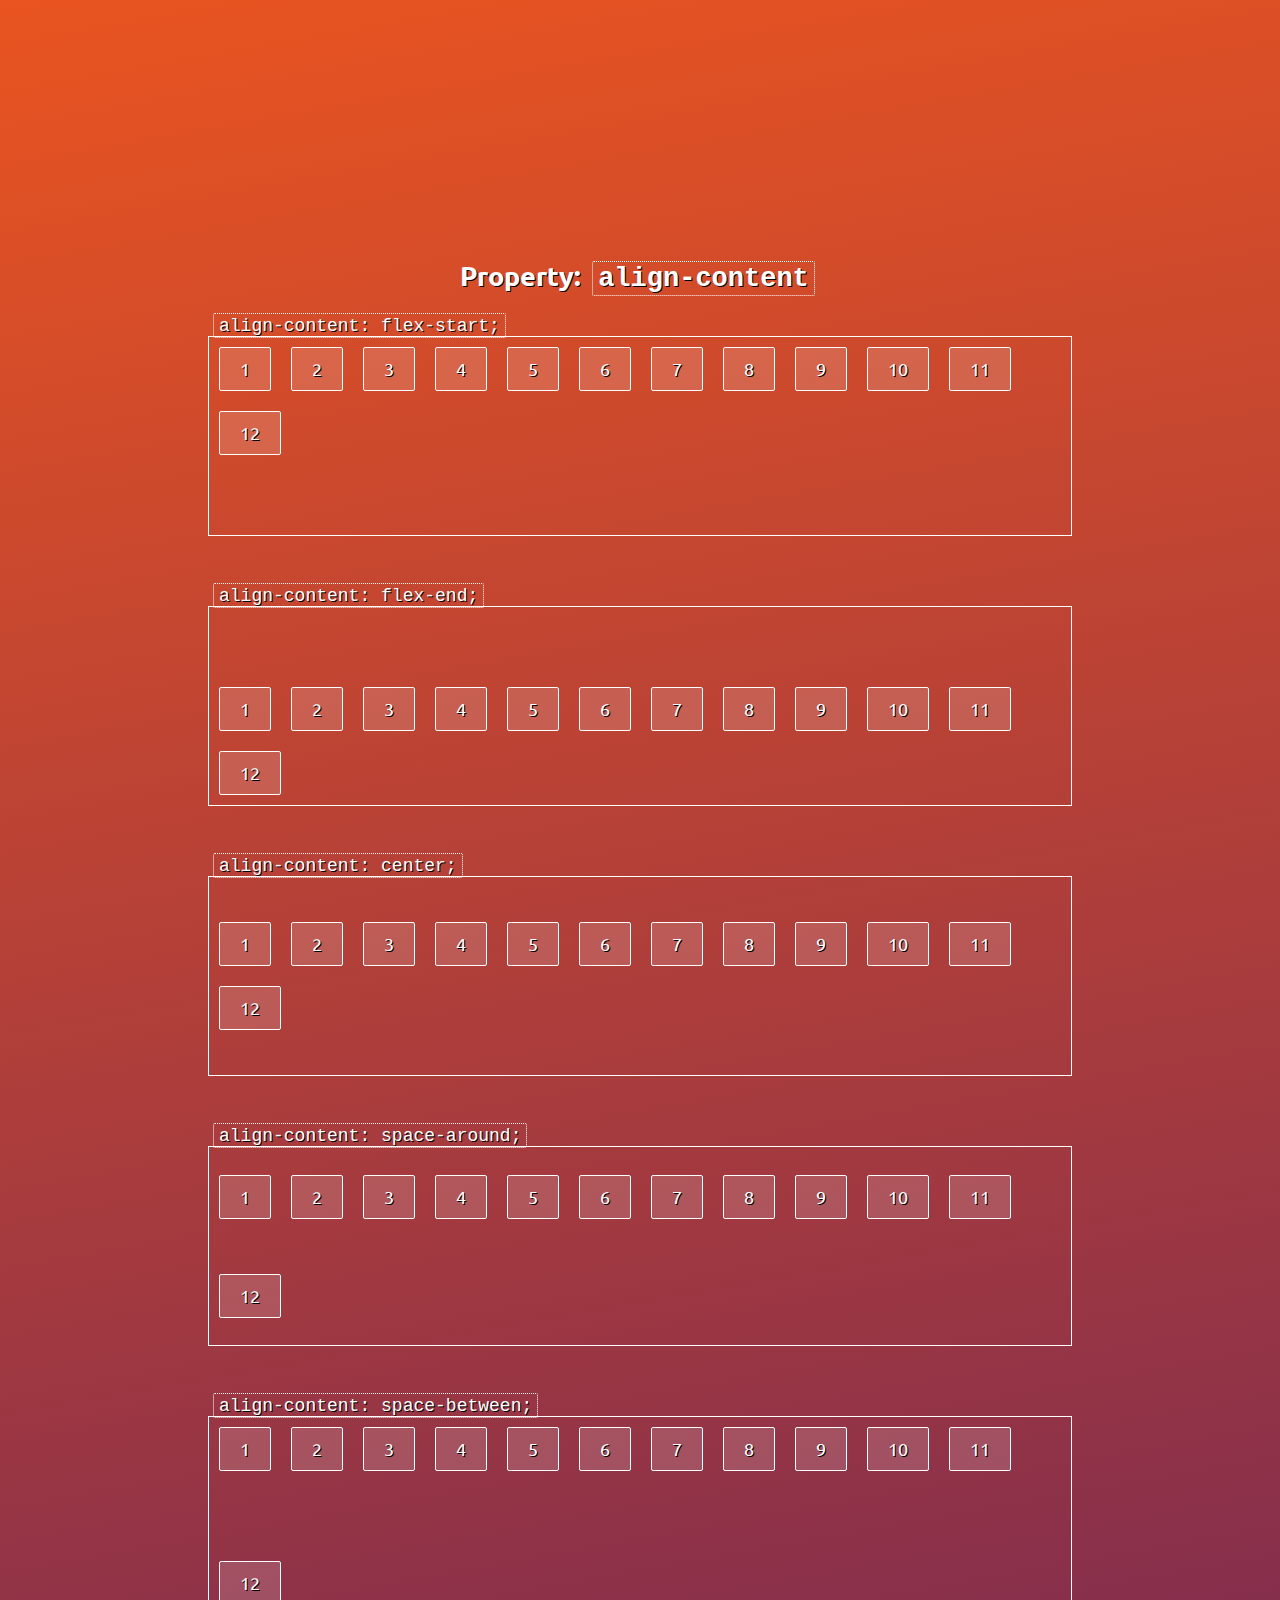
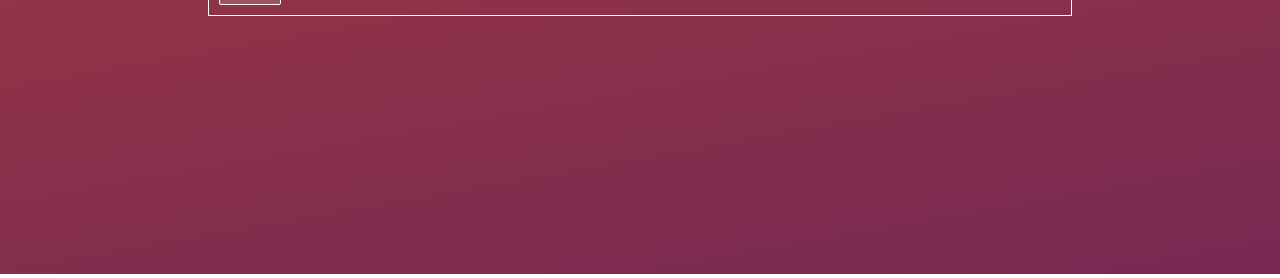
<file: aligncontent.html>
<html>
  <head>
      <title>Flexbox Grids</title>
      <link rel="stylesheet" href="css/showcase.css">
      <link rel="stylesheet" href="css/aligncontent.css">
      <link href="https://fonts.googleapis.com/css?family=Ubuntu:300" rel="stylesheet">
  </head>
  <body>

    <h2>Property: <code>align-content</code></h2>

    <code>align-content: flex-start;</code>
    <div class="align-start container outlined">
      <div>1</div> <div>2</div> <div>3</div> <div>4</div>
      <div>5</div> <div>6</div> <div>7</div> <div>8</div>
      <div>9</div> <div>10</div> <div>11</div> <div>12</div>
    </div>

    <code>align-content: flex-end;</code>
    <div class="align-end container outlined">
      <div>1</div> <div>2</div> <div>3</div> <div>4</div>
      <div>5</div> <div>6</div> <div>7</div> <div>8</div>
      <div>9</div> <div>10</div> <div>11</div> <div>12</div>
    </div>

    <code>align-content: center;</code>
    <div class="align-center container outlined">
      <div>1</div> <div>2</div> <div>3</div> <div>4</div>
      <div>5</div> <div>6</div> <div>7</div> <div>8</div>
      <div>9</div> <div>10</div> <div>11</div> <div>12</div>
    </div>

    <code>align-content: space-around;</code>
    <div class="align-around container outlined">
      <div>1</div> <div>2</div> <div>3</div> <div>4</div>
      <div>5</div> <div>6</div> <div>7</div> <div>8</div>
      <div>9</div> <div>10</div> <div>11</div> <div>12</div>
    </div>

    <code>align-content: space-between;</code>
    <div class="align-between container outlined">
      <div>1</div> <div>2</div> <div>3</div> <div>4</div>
      <div>5</div> <div>6</div> <div>7</div> <div>8</div>
      <div>9</div> <div>10</div> <div>11</div> <div>12</div>
    </div>
  </body>
</html>
</file>
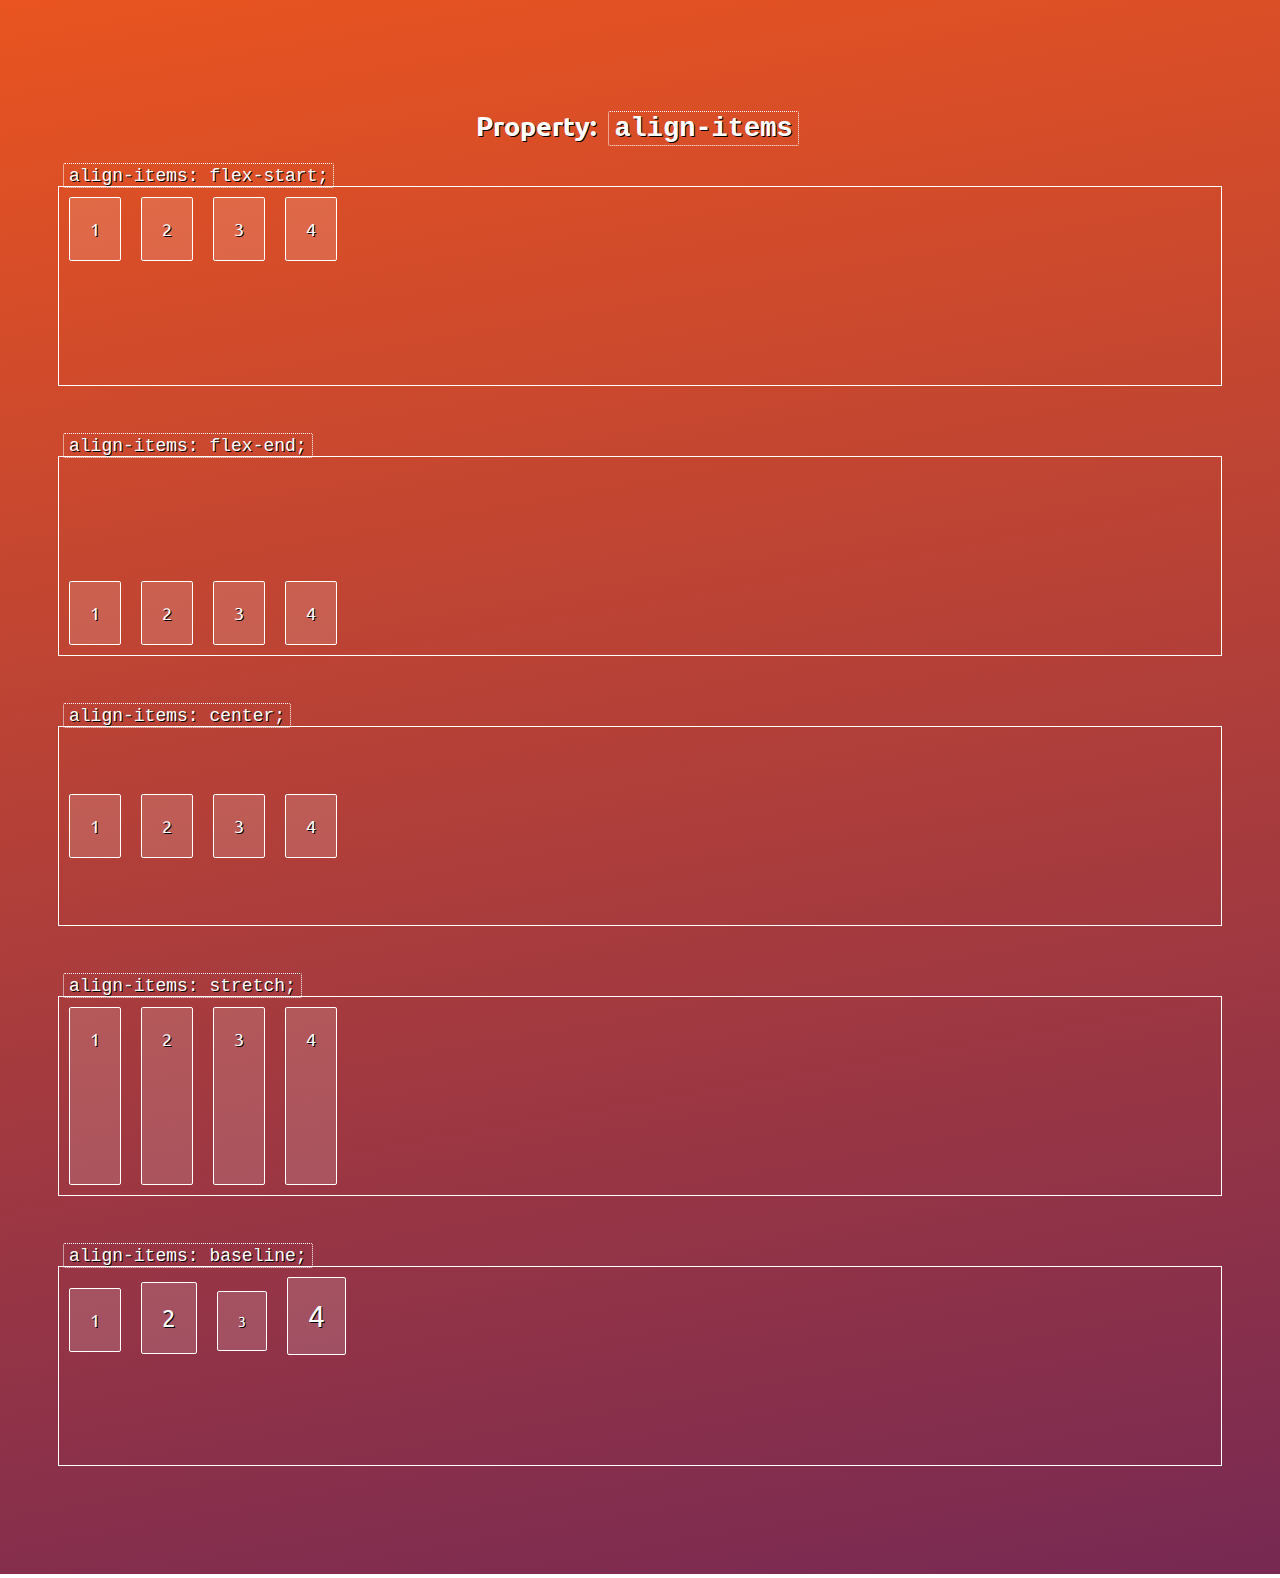
<file: alignment.html>
<html>
  <head>
      <title>Flexbox Grids</title>
      <link rel="stylesheet" href="css/showcase.css">
      <link rel="stylesheet" href="css/alignment.css">
      <link href="https://fonts.googleapis.com/css?family=Ubuntu:300" rel="stylesheet">
  </head>
  <body>

    <h2>Property: <code>align-items</code></h2>

    <code>align-items: flex-start;</code>
    <div class="align-start container outlined">
      <div>1</div>
      <div>2</div>
      <div>3</div>
      <div>4</div>
    </div>

    <code>align-items: flex-end;</code>
    <div class="align-end container outlined">
      <div>1</div>
      <div>2</div>
      <div>3</div>
      <div>4</div>
    </div>

    <code>align-items: center;</code>
    <div class="align-center container outlined">
      <div>1</div>
      <div>2</div>
      <div>3</div>
      <div>4</div>
    </div>

    <code>align-items: stretch;</code>
    <div class="align-stretch container outlined">
      <div>1</div>
      <div>2</div>
      <div>3</div>
      <div>4</div>
    </div>

    <code>align-items: baseline;</code>
    <div class="align-baseline container outlined">
      <div>1</div>
      <div>2</div>
      <div>3</div>
      <div>4</div>
    </div>
  </body>
</html>
</file>
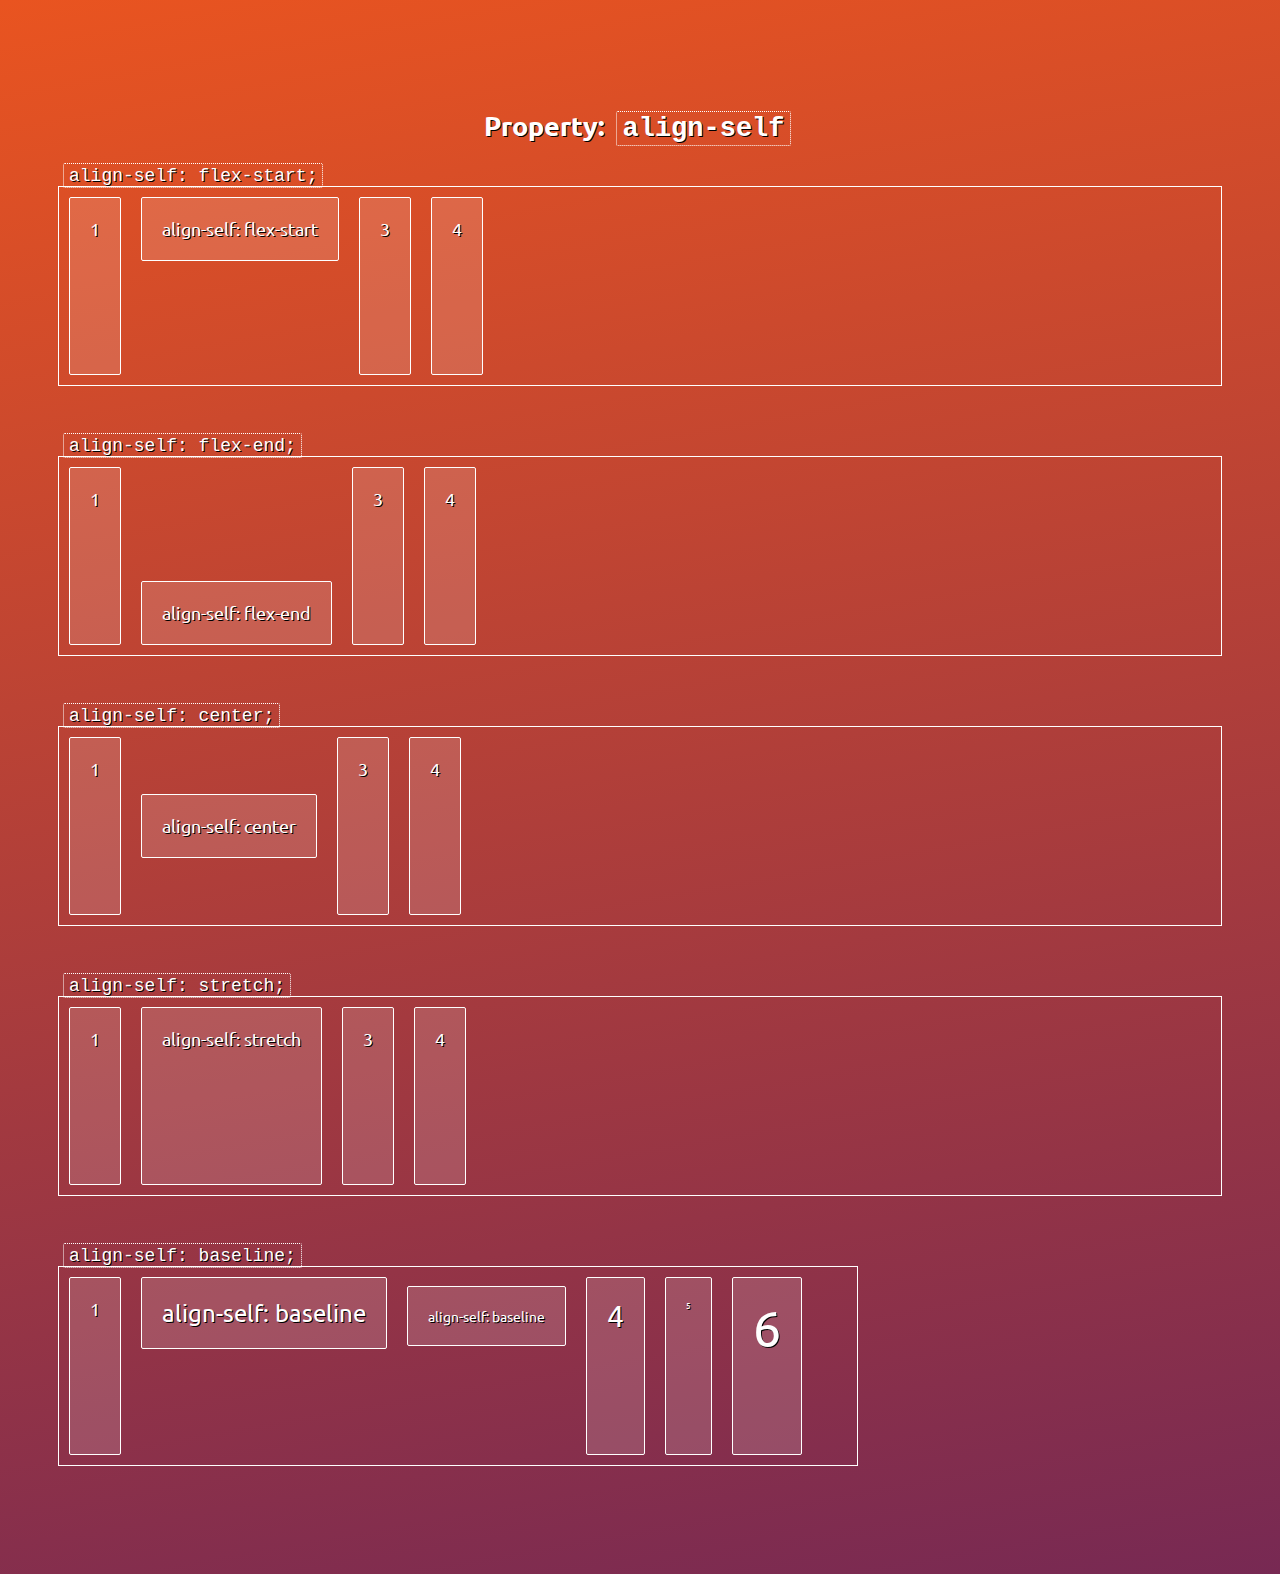
<file: alignself.html>
<html>
  <head>
      <title>Flexbox Grids</title>
      <link rel="stylesheet" href="css/showcase.css">
      <link rel="stylesheet" href="css/alignself.css">
      <link href="https://fonts.googleapis.com/css?family=Ubuntu:300" rel="stylesheet">
  </head>
  <body>

    <h2>Property: <code>align-self</code></h2>

    <code>align-self: flex-start;</code>
    <div class="container outlined">
      <div>1</div>
      <div class="self-start">align-self: flex-start</div>
      <div>3</div>
      <div>4</div>
    </div>

    <code>align-self: flex-end;</code>
    <div class="container outlined">
      <div>1</div>
      <div class="self-end">align-self: flex-end</div>
      <div>3</div>
      <div>4</div>
    </div>

    <code>align-self: center;</code>
    <div class="container outlined">
      <div>1</div>
      <div class="self-center">align-self: center</div>
      <div>3</div>
      <div>4</div>
    </div>

    <code>align-self: stretch;</code>
    <div class="container outlined">
      <div>1</div>
      <div class="self-stretch">align-self: stretch</div>
      <div>3</div>
      <div>4</div>
    </div>

    <code>align-self: baseline;</code>
    <div class="container outlined baseline">
      <div>1</div>
      <div class="self-baseline">align-self: baseline</div>
      <div class="self-baseline">align-self: baseline</div>
      <div>4</div>
      <div>5</div>
      <div>6</div>
    </div>
  </body>
</html>
</file>
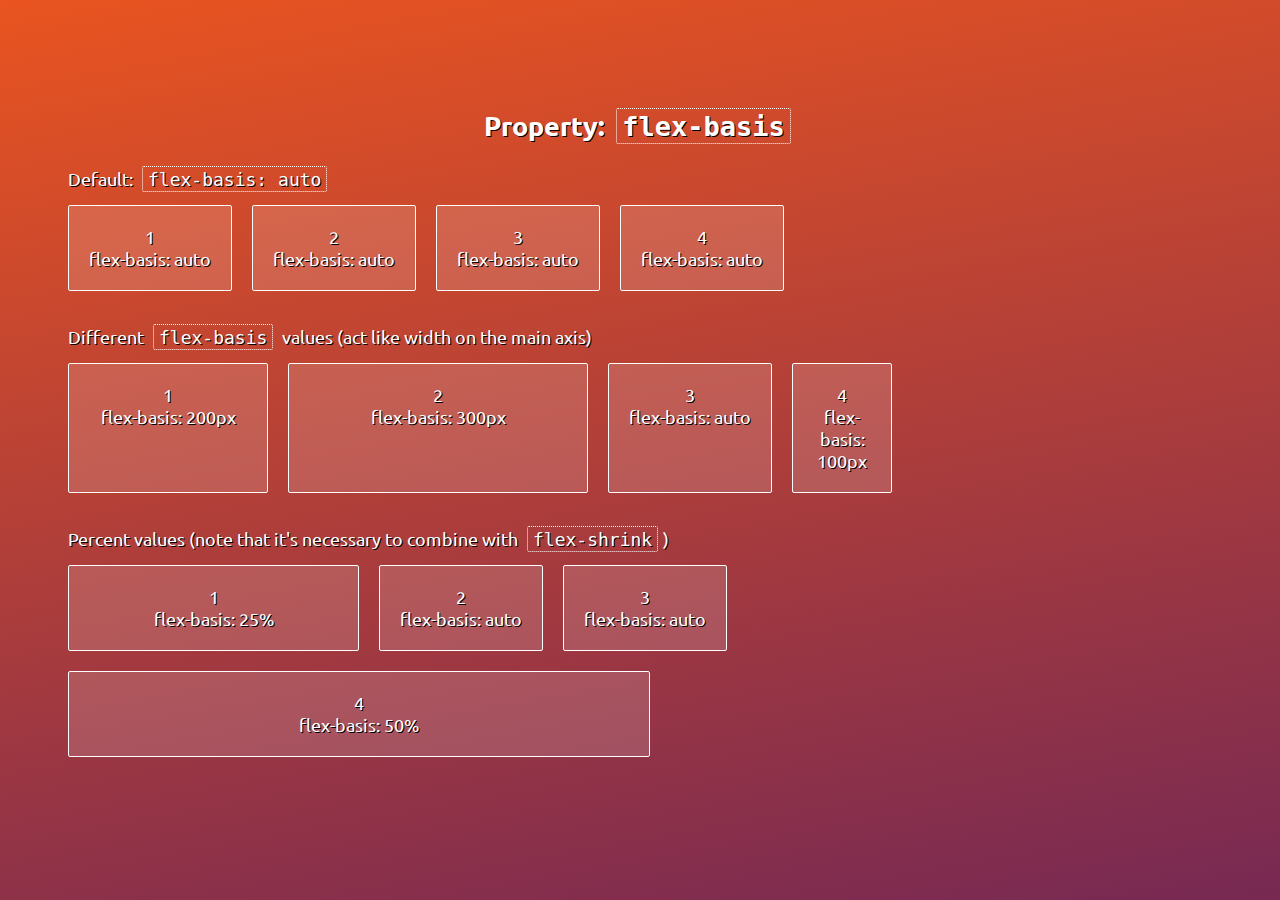
<file: flexbasis.html>
<html>
  <head>
      <title>Flexbox Grids</title>
      <link rel="stylesheet" href="css/showcase.css">
      <link rel="stylesheet" href="css/flexbasis.css">
      <link href="https://fonts.googleapis.com/css?family=Ubuntu:300" rel="stylesheet">
  </head>
  <body>

    <h2>Property: <code>flex-basis</code></h2>

    <p>Default: <code>flex-basis: auto</code></p>
    <div class="container">
      <div>1 <br>flex-basis: auto</div>
      <div>2 <br>flex-basis: auto</div>
      <div>3 <br>flex-basis: auto</div>
      <div>4 <br>flex-basis: auto</div>
    </div>

    <p>Different <code>flex-basis</code> values (act like width on the main axis)</p>
    <div class="basis1 container">
      <div>1 <br>flex-basis: 200px</div>
      <div>2 <br>flex-basis: 300px</div>
      <div>3 <br>flex-basis: auto</div>
      <div>4 <br>flex-basis: 100px</div>
    </div>

    <p>Percent values (note that it's necessary to combine with <code>flex-shrink</code>)</p>
    <div class="basis2 container">
      <div>1 <br>flex-basis: 25%</div>
      <div>2 <br>flex-basis: auto</div>
      <div>3 <br>flex-basis: auto</div>
      <div>4 <br>flex-basis: 50%</div>
    </div>

  </body>
</html>
</file>
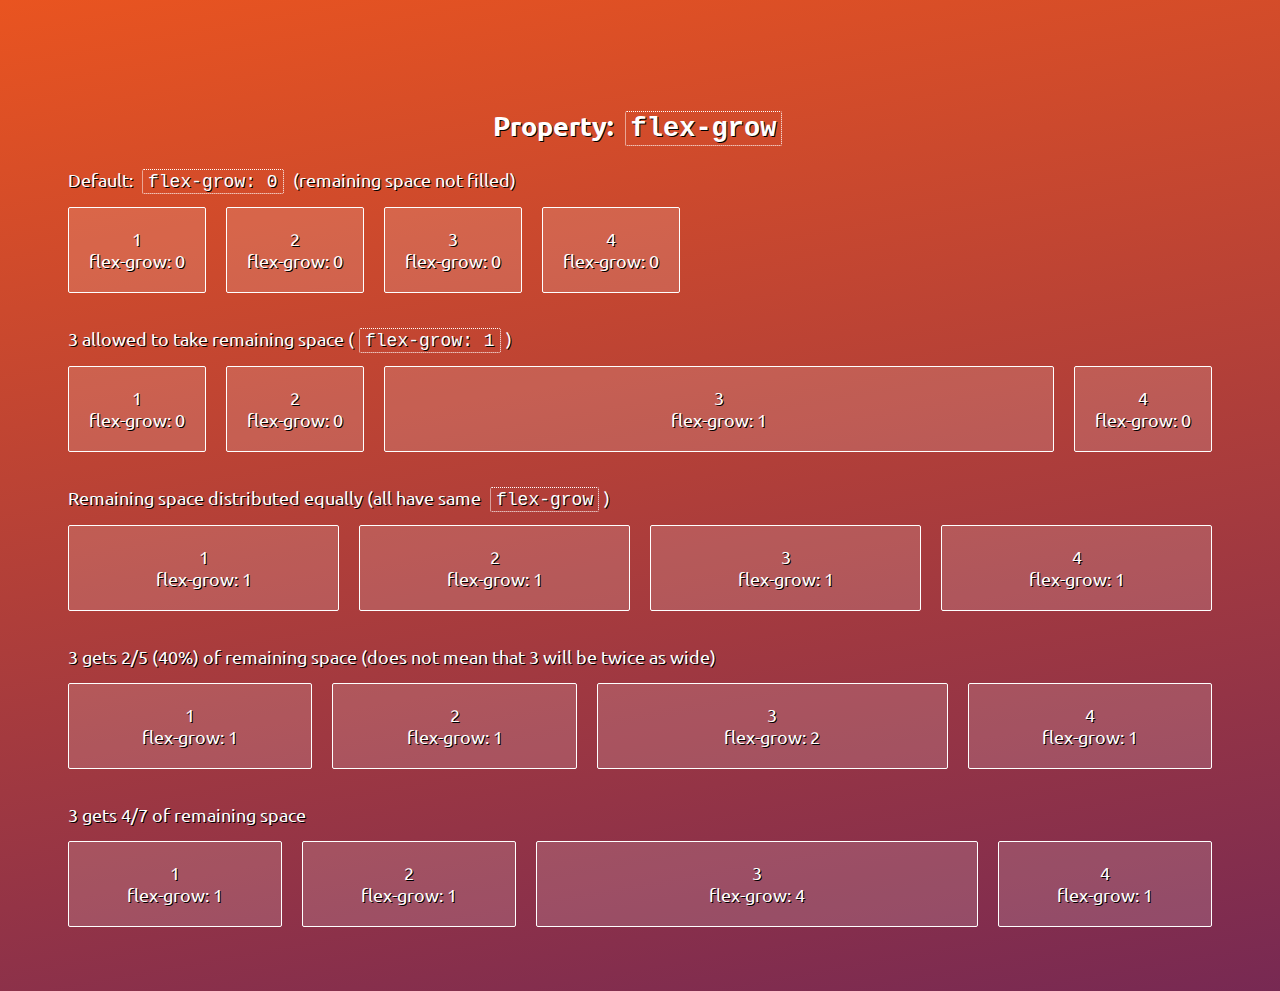
<file: flexgrow.html>
<html>
  <head>
      <title>Flexbox Grids</title>
      <link rel="stylesheet" href="css/showcase.css">
      <link rel="stylesheet" href="css/flexgrow.css">
      <link href="https://fonts.googleapis.com/css?family=Ubuntu:300" rel="stylesheet">
  </head>
  <body>

    <h2>Property: <code>flex-grow</code></h2>

    <p>Default: <code>flex-grow: 0</code> (remaining space not filled)</p>
    <div class="container">
      <div>1 <br>flex-grow: 0</div>
      <div>2 <br>flex-grow: 0</div>
      <div>3 <br>flex-grow: 0</div>
      <div>4 <br>flex-grow: 0</div>
    </div>

    <p>3 allowed to take remaining space (<code>flex-grow: 1</code>)</p>
    <div class="grow1 container">
      <div>1 <br>flex-grow: 0</div>
      <div>2 <br>flex-grow: 0</div>
      <div>3 <br>flex-grow: 1</div>
      <div>4 <br>flex-grow: 0</div>
    </div>

    <p>Remaining space distributed equally (all have same <code>flex-grow</code>)</p>
    <div class="grow2 container">
      <div>1 <br>flex-grow: 1</div>
      <div>2 <br>flex-grow: 1</div>
      <div>3 <br>flex-grow: 1</div>
      <div>4 <br>flex-grow: 1</div>
    </div>

    <p>3 gets 2/5 (40%) of remaining space (does not mean that 3 will be twice as wide)</p>
    <div class="grow3 container">
      <div>1 <br>flex-grow: 1</div>
      <div>2 <br>flex-grow: 1</div>
      <div>3 <br>flex-grow: 2</div>
      <div>4 <br>flex-grow: 1</div>
    </div>

    <p>3 gets 4/7 of remaining space</p>
    <div class="grow4 container">
      <div>1 <br>flex-grow: 1</div>
      <div>2 <br>flex-grow: 1</div>
      <div>3 <br>flex-grow: 4</div>
      <div>4 <br>flex-grow: 1</div>
    </div>

  </body>
</html>
</file>
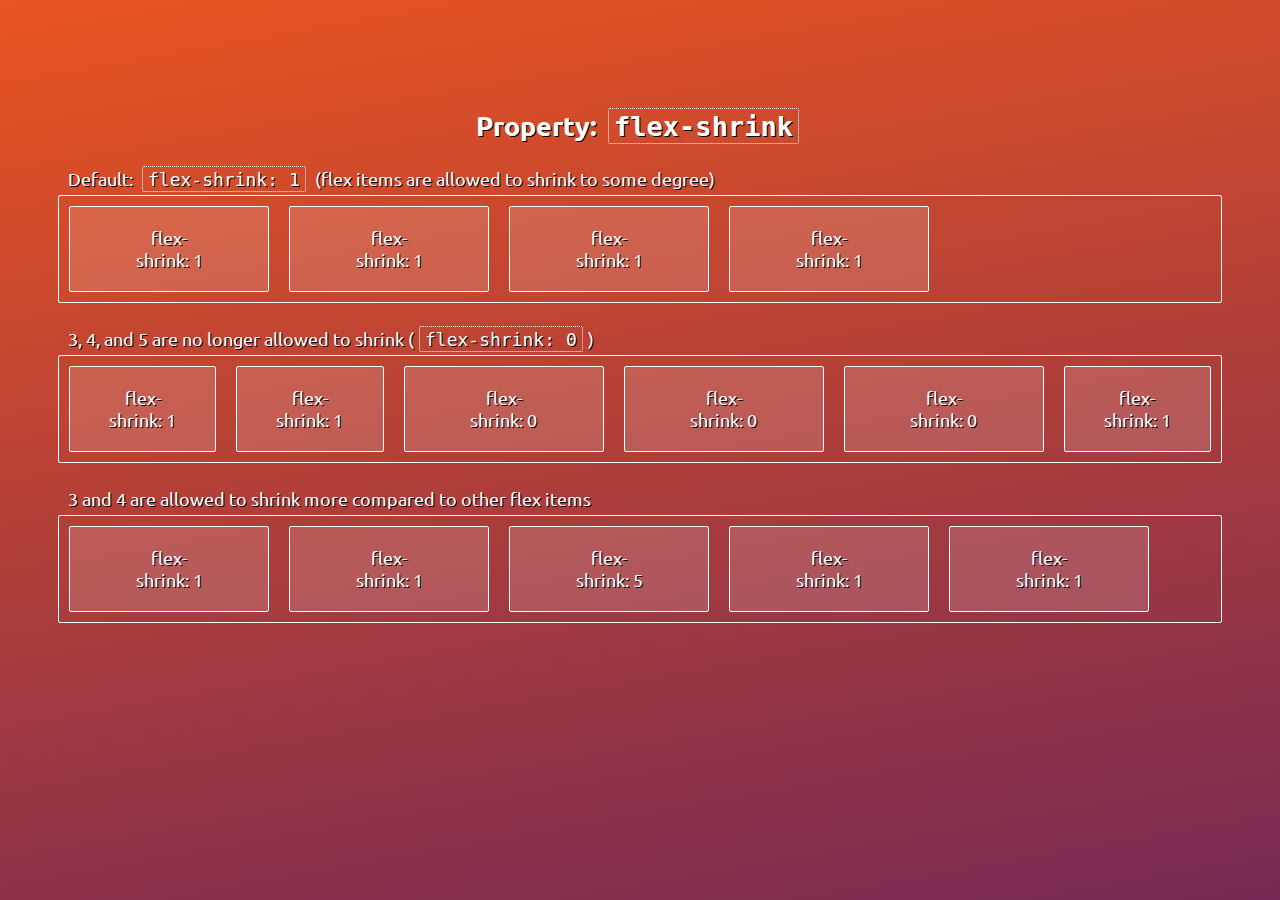
<file: flexshrink.html>
<html>
  <head>
      <title>Flexbox Grids</title>
      <link rel="stylesheet" href="css/showcase.css">
      <link rel="stylesheet" href="css/flexshrink.css">
      <link href="https://fonts.googleapis.com/css?family=Ubuntu:300" rel="stylesheet">
  </head>
  <body>

    <h2>Property: <code>flex-shrink</code></h2>

    <p>Default: <code>flex-shrink: 1</code> (flex items are allowed to shrink to some degree)</p>
    <div class="container">
      <div>flex-<br>shrink: 1</div>
      <div>flex-<br>shrink: 1</div>
      <div>flex-<br>shrink: 1</div>
      <div>flex-<br>shrink: 1</div>
    </div>

    <p>3, 4, and 5 are no longer allowed to shrink (<code>flex-shrink: 0</code>)</p>
    <div class="shrink1 container">
      <div>flex-<br>shrink: 1</div>
      <div>flex-<br>shrink: 1</div>
      <div>flex-<br>shrink: 0</div>
      <div>flex-<br>shrink: 0</div>
      <div>flex-<br>shrink: 0</div>
      <div>flex-<br>shrink: 1</div>
    </div>

    <p>3 and 4 are allowed to shrink more compared to other flex items</p>
    <div class="shrink2 container">
      <div>flex-<br>shrink: 1</div>
      <div>flex-<br>shrink: 1</div>
      <div>flex-<br>shrink: 5</div>
      <div>flex-<br>shrink: 1</div>
      <div>flex-<br>shrink: 1</div>
    </div>

  </body>
</html>
</file>
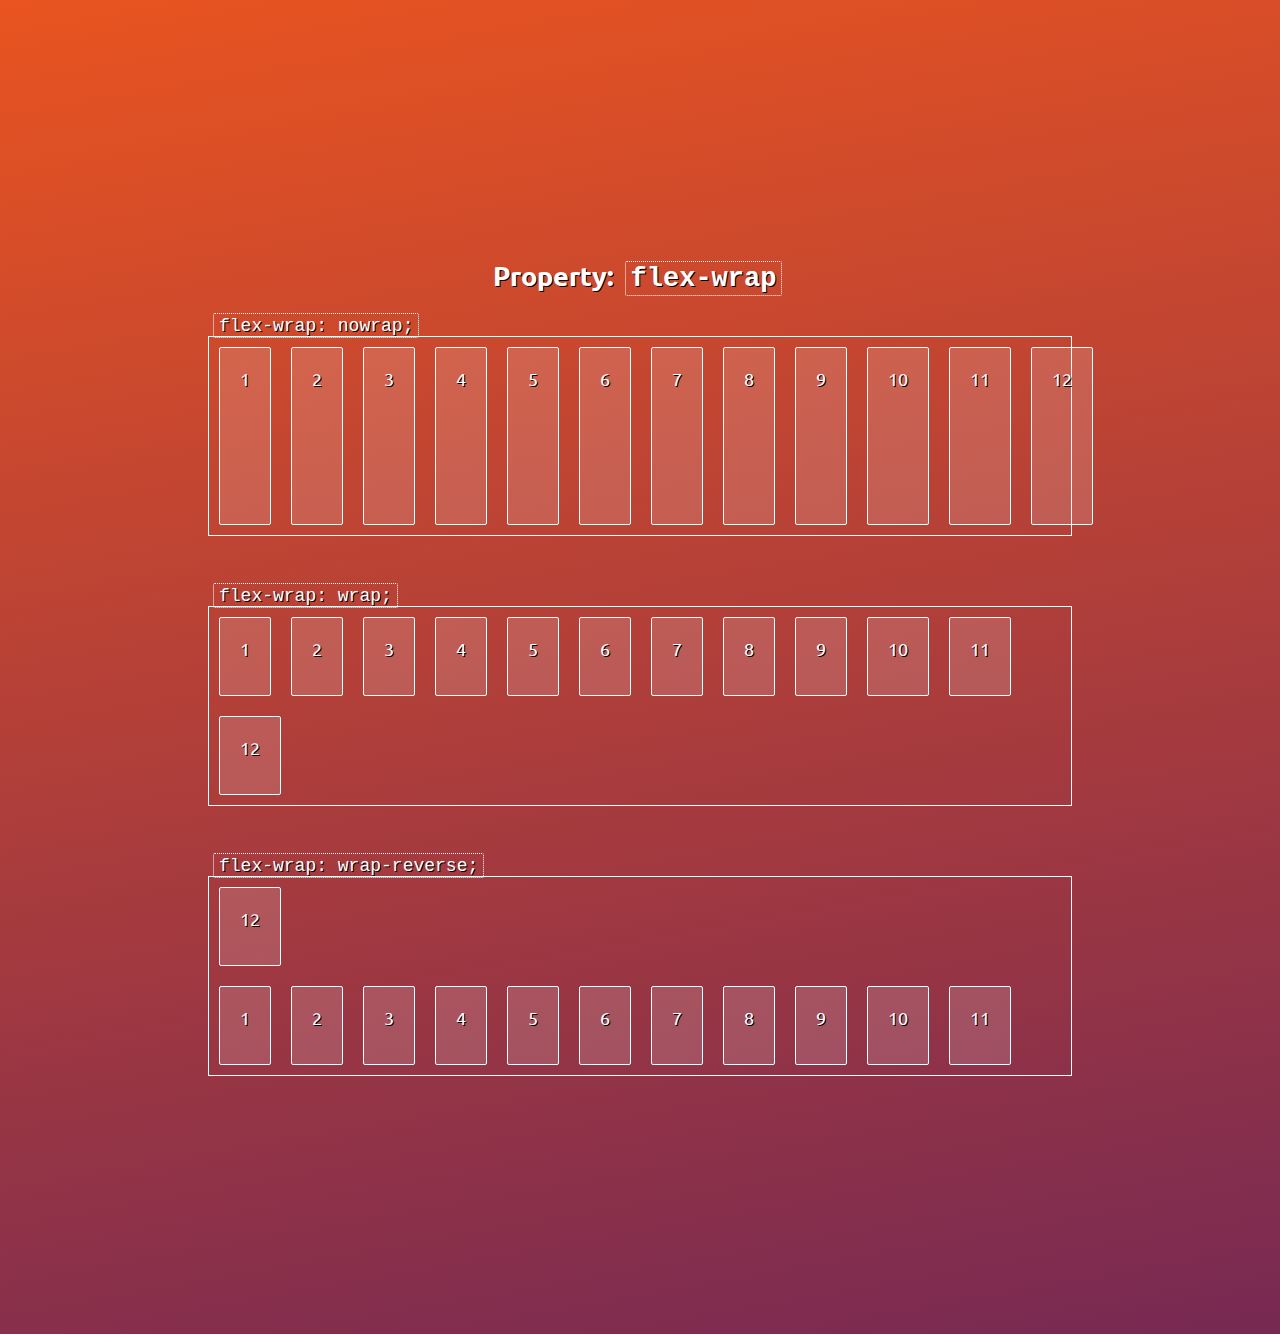
<file: flexwrap.html>
<html>
  <head>
      <title>Flexbox Grids</title>
      <link rel="stylesheet" href="css/showcase.css">
      <link rel="stylesheet" href="css/flexwrap.css">
      <link href="https://fonts.googleapis.com/css?family=Ubuntu:300" rel="stylesheet">
  </head>
  <body>

    <h2>Property: <code>flex-wrap</code></h2>

    <code>flex-wrap: nowrap;</code>
    <div class="nowrap container outlined">
      <div>1</div> <div>2</div> <div>3</div> <div>4</div>
      <div>5</div> <div>6</div> <div>7</div> <div>8</div>
      <div>9</div> <div>10</div> <div>11</div> <div>12</div>
    </div>

    <code>flex-wrap: wrap;</code>
    <div class="wrap container outlined">
      <div>1</div> <div>2</div> <div>3</div> <div>4</div>
      <div>5</div> <div>6</div> <div>7</div> <div>8</div>
      <div>9</div> <div>10</div> <div>11</div> <div>12</div>
    </div>

    <code>flex-wrap: wrap-reverse;</code>
    <div class="wrap-reverse container outlined">
      <div>1</div> <div>2</div> <div>3</div> <div>4</div>
      <div>5</div> <div>6</div> <div>7</div> <div>8</div>
      <div>9</div> <div>10</div> <div>11</div> <div>12</div>
    </div>

  </body>
</html>
</file>
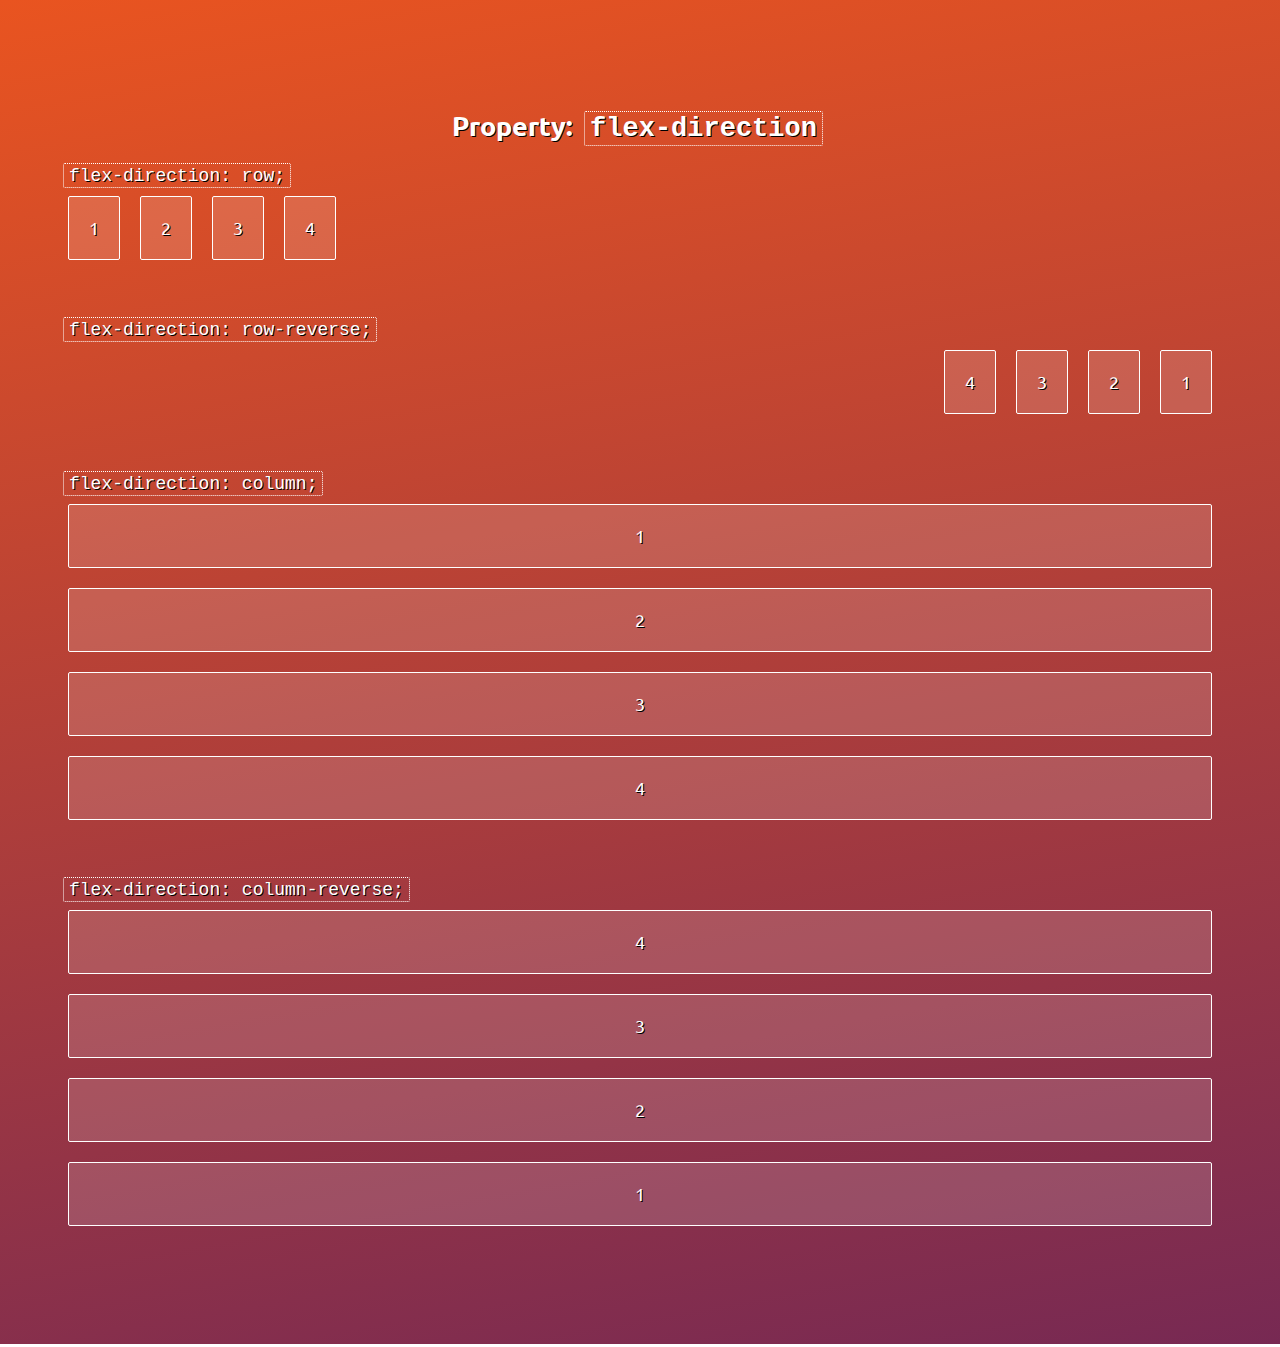
<file: flowdirection.html>
<html>
  <head>
      <title>Flexbox Grids</title>
      <link rel="stylesheet" href="css/showcase.css">
      <link rel="stylesheet" href="css/flowdirection.css">
      <link href="https://fonts.googleapis.com/css?family=Ubuntu:300" rel="stylesheet">
  </head>
  <body>

    <h2>Property: <code>flex-direction</code></h2>

    <code>flex-direction: row;</code>
    <div class="row container">
      <div>1</div>
      <div>2</div>
      <div>3</div>
      <div>4</div>
    </div>

    <code>flex-direction: row-reverse;</code>
    <div class="row-reverse container">
      <div>1</div>
      <div>2</div>
      <div>3</div>
      <div>4</div>
    </div>

    <code>flex-direction: column;</code>
    <div class="column container">
      <div>1</div>
      <div>2</div>
      <div>3</div>
      <div>4</div>
    </div>

    <code>flex-direction: column-reverse;</code>
    <div class="column-reverse container">
      <div>1</div>
      <div>2</div>
      <div>3</div>
      <div>4</div>
    </div>
  </body>
</html>
</file>
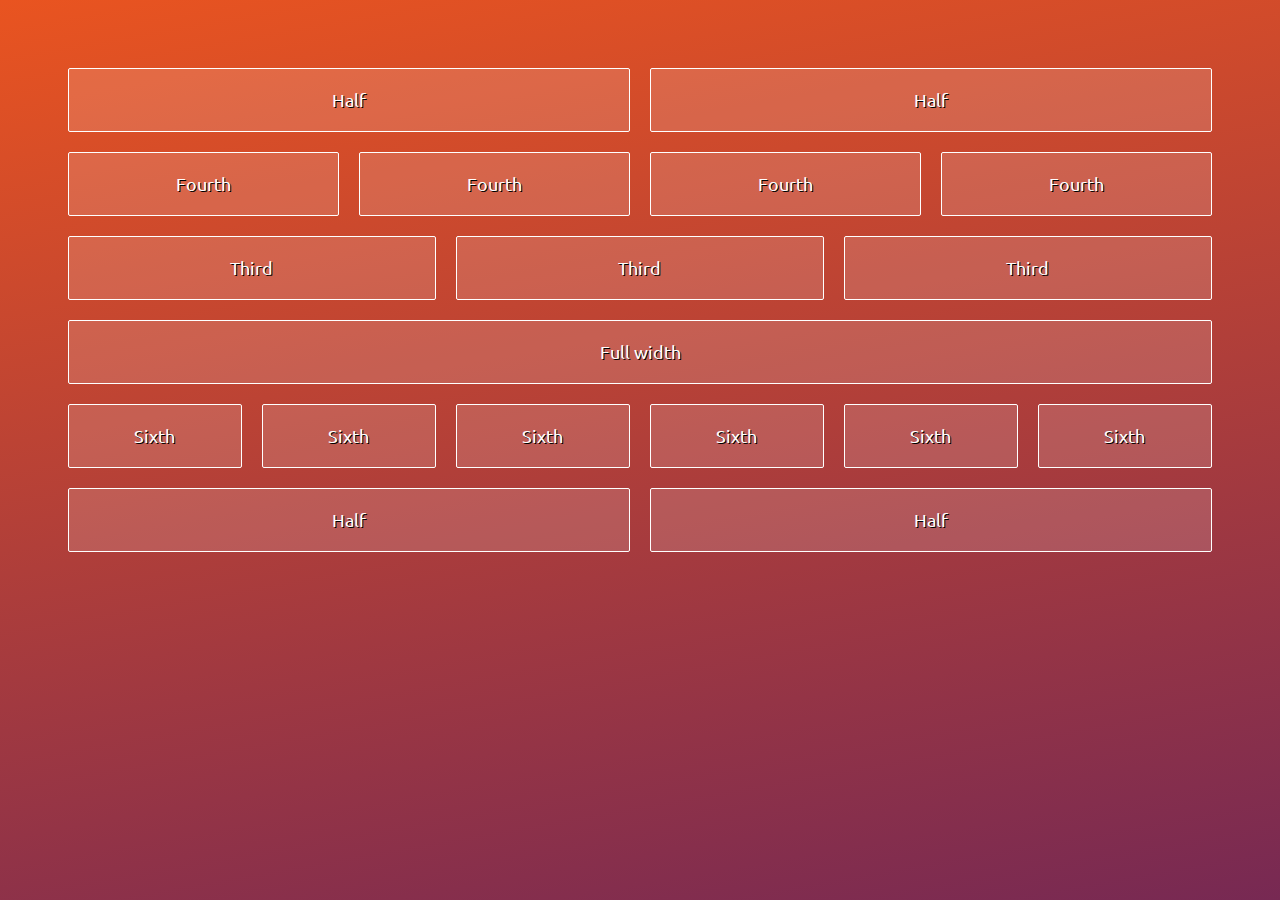
<file: grids.html>
<html>
  <head>
      <title>Flexbox Grids</title>
      <link rel="stylesheet" href="css/showcase.css">
      <link href="https://fonts.googleapis.com/css?family=Ubuntu:300" rel="stylesheet">
  </head>
  <body>
    <div class="container">
      <div class="half">Half</div>
      <div class="half">Half</div>
      <div class="fourth">Fourth</div>
      <div class="fourth">Fourth</div>
      <div class="fourth">Fourth</div>
      <div class="fourth">Fourth</div>
      <div class="third">Third</div>
      <div class="third">Third</div>
      <div class="third">Third</div>
      <div class="full">Full width</div>
      <div class="sixth">Sixth</div>
      <div class="sixth">Sixth</div>
      <div class="sixth">Sixth</div>
      <div class="sixth">Sixth</div>
      <div class="sixth">Sixth</div>
      <div class="sixth">Sixth</div>
      <div class="half">Half</div>
      <div class="half">Half</div>
    </div>
  </body>
</html>
</file>
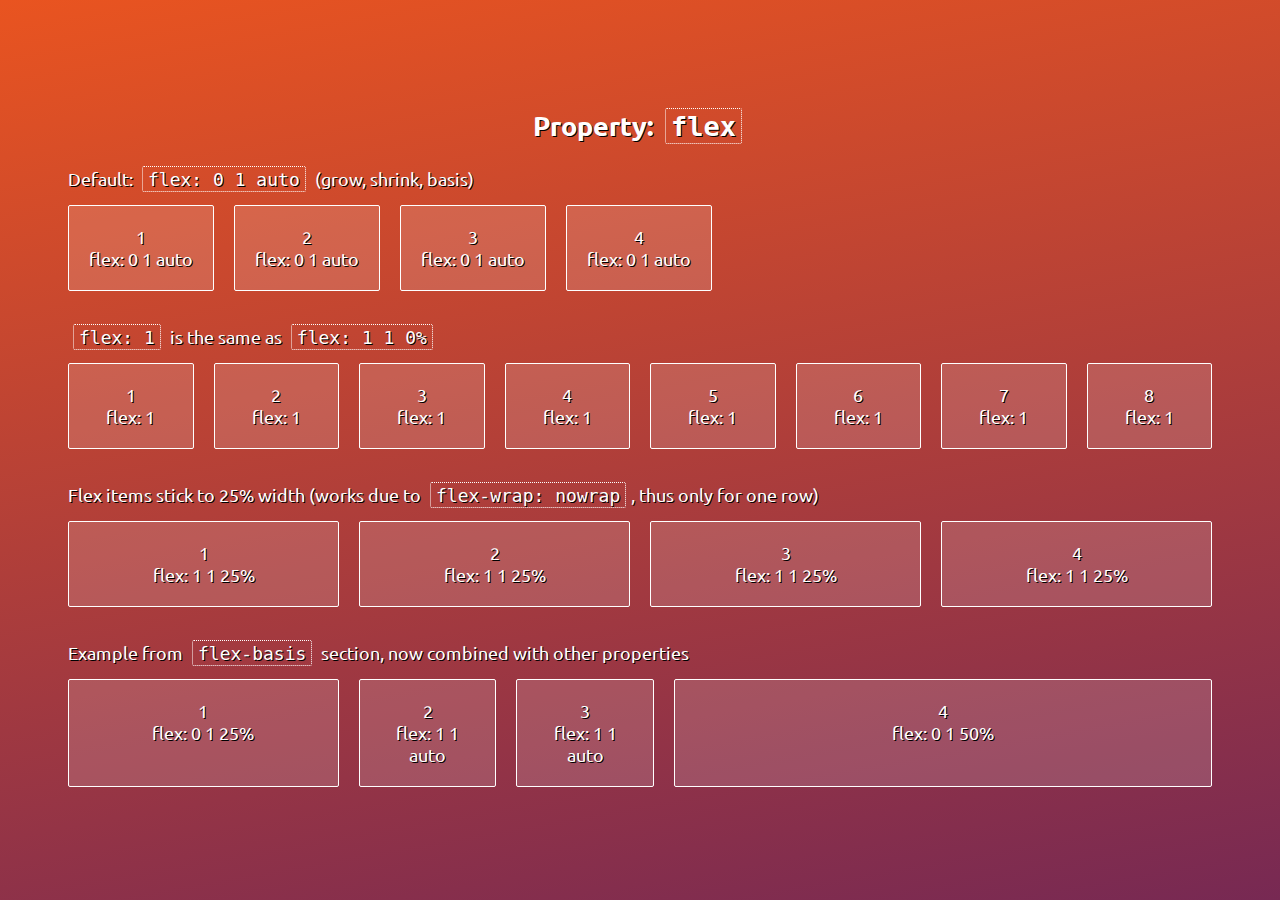
<file: growshrinkbasis.html>
<html>
  <head>
      <title>Flexbox Grids</title>
      <link rel="stylesheet" href="css/showcase.css">
      <link rel="stylesheet" href="css/growshrinkbasis.css">
      <link href="https://fonts.googleapis.com/css?family=Ubuntu:300" rel="stylesheet">
  </head>
  <body>

    <h2>Property: <code>flex</code></h2>

    <p>Default: <code>flex: 0 1 auto</code> (grow, shrink, basis)</p>
    <div class="container">
      <div>1 <br>flex: 0 1 auto</div>
      <div>2 <br>flex: 0 1 auto</div>
      <div>3 <br>flex: 0 1 auto</div>
      <div>4 <br>flex: 0 1 auto</div>
    </div>

    <p><code>flex: 1</code> is the same as <code>flex: 1 1 0%</code></p>
    <div class="gallery1 container">
      <div>1 <br>flex: 1</div>
      <div>2 <br>flex: 1</div>
      <div>3 <br>flex: 1</div>
      <div>4 <br>flex: 1</div>
      <div>5 <br>flex: 1</div>
      <div>6 <br>flex: 1</div>
      <div>7 <br>flex: 1</div>
      <div>8 <br>flex: 1</div>
    </div>

    <p>Flex items stick to 25% width (works due to <code>flex-wrap: nowrap</code>, thus only for one row)</p>
    <div class="gallery2 container">
      <div>1 <br>flex: 1 1 25%</div>
      <div>2 <br>flex: 1 1 25%</div>
      <div>3 <br>flex: 1 1 25%</div>
      <div>4 <br>flex: 1 1 25%</div>
    </div>

    <p>Example from <code>flex-basis</code> section, now combined with other properties</p>
    <div class="gallery3 container">
      <div>1 <br>flex: 0 1 25%</div>
      <div>2 <br>flex: 1 1 auto</div>
      <div>3 <br>flex: 1 1 auto</div>
      <div>4 <br>flex: 0 1 50%</div>
    </div>

  </body>
</html>
</file>
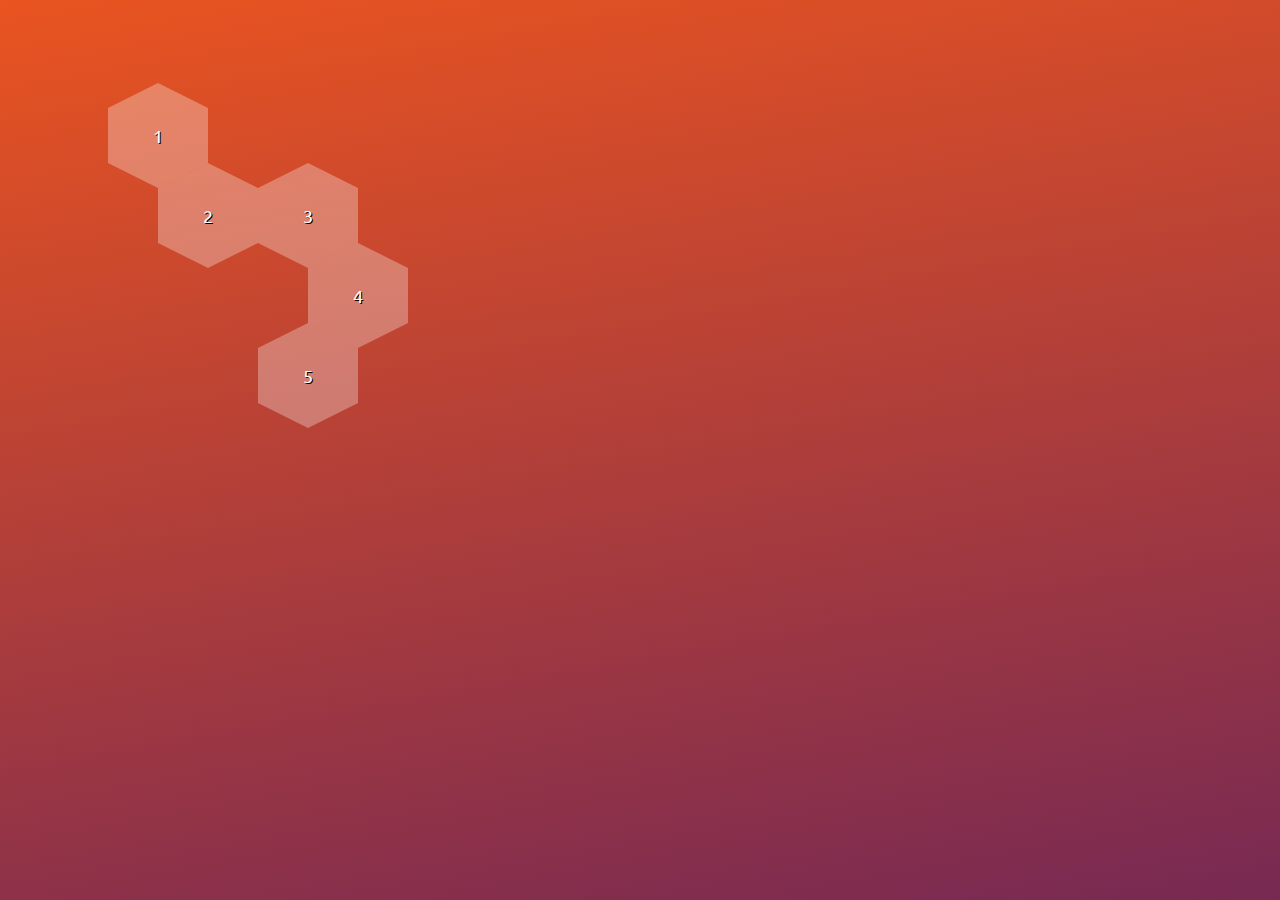
<file: hexagon.html>
<html>
  <head>
      <title>Flexbox Grids</title>
      <link rel="stylesheet" href="css/showcase.css">
      <link href="https://fonts.googleapis.com/css?family=Ubuntu:300" rel="stylesheet">
      <style media="screen">
        .hexagon {
          position: absolute;
          width: 100px;
          height: 55px;
          text-align: center;
          line-height: 55px;
          background: rgba(255, 255, 255, 0.3);
          position: relative;
        }
        .hexagon:before {
          content: "";
          position: absolute;
          top: -25px;
          left: 0;
          width: 0;
          height: 0;
          border-left: 50px solid transparent;
          border-right: 50px solid transparent;
          border-bottom: 25px solid rgba(255, 255, 255, 0.3);
        }
        .hexagon:after {
          content: "";
          position: absolute;
          bottom: -25px;
          left: 0;
          width: 0;
          height: 0;
          border-left: 50px solid transparent;
          border-right: 50px solid transparent;
          border-top: 25px solid rgba(255, 255, 255, 0.3);
        }

        #hexagon-1 {
          top: 50px;
          left: 50px;
        }

        #hexagon-2 {
          top: 75px;
          left: 100px;
        }

        #hexagon-3 {
          top: 20px;
          left: 200px;
        }

        #hexagon-4 {
          top: 45px;
          left: 250px;
        }

        #hexagon-5 {
          top: 70px;
          left: 200px;
        }
      </style>
  </head>
  <body>
    <div>
      <div id="hexagon-1" class="hexagon">1</div>
      <div id="hexagon-2" class="hexagon">2</div>
      <div id="hexagon-3" class="hexagon">3</div>
      <div id="hexagon-4" class="hexagon">4</div>
      <div id="hexagon-5" class="hexagon">5</div>
    </div>
  </body>
</html>
</file>
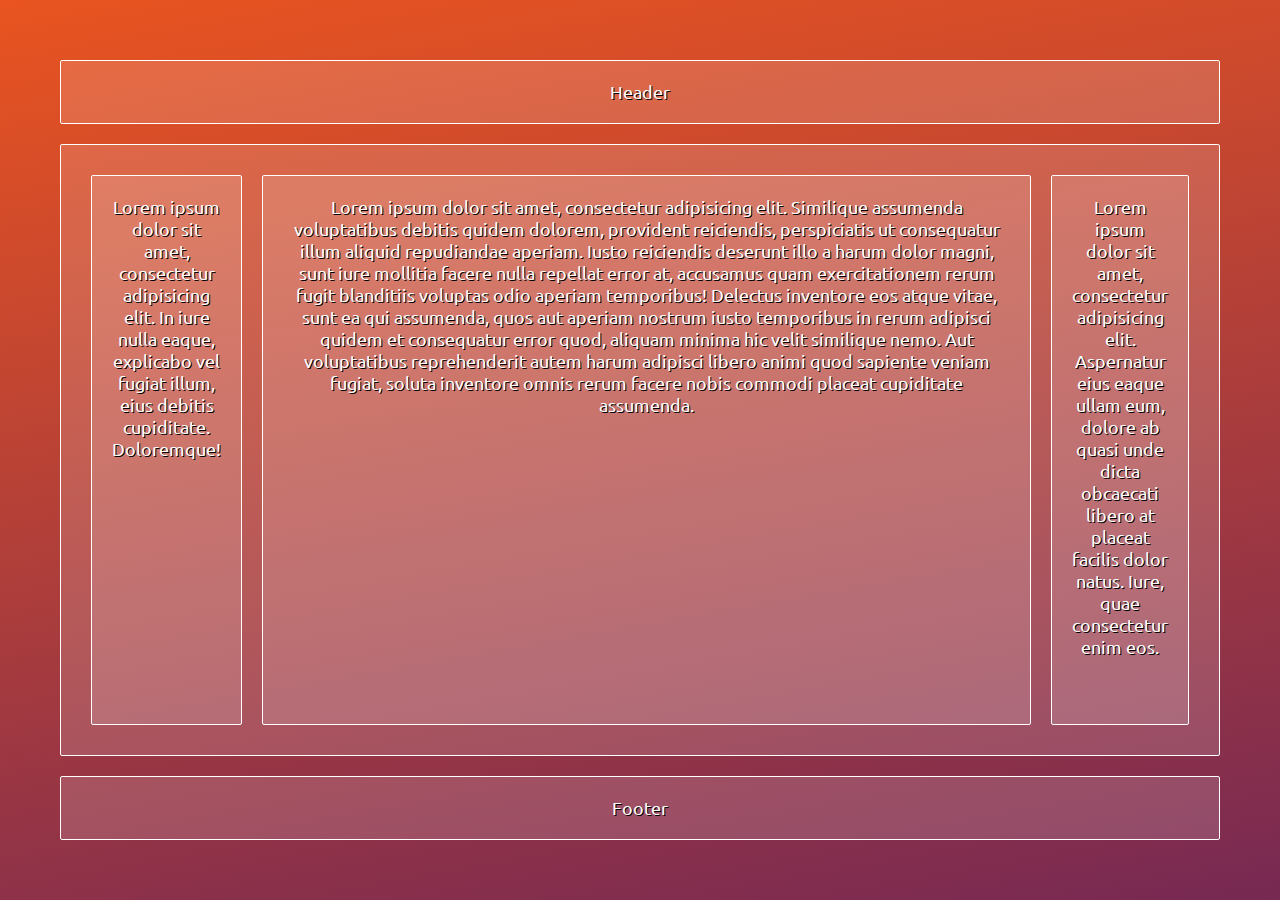
<file: holygrail.html>
<html>
  <head>
      <title>Holy Grail Layout</title>
      <link rel="stylesheet" href="css/showcase.css">
      <link rel="stylesheet" href="css/holygrail.css">
      <link href="https://fonts.googleapis.com/css?family=Ubuntu:300" rel="stylesheet">
  </head>
  <body id="holygrail" class="container">
    <header id="header"> Header </header>
    <main id="main" class="container">
      <article id="content">
        Lorem ipsum dolor sit amet, consectetur adipisicing elit. Similique assumenda voluptatibus debitis quidem dolorem, provident reiciendis, perspiciatis ut consequatur illum aliquid repudiandae aperiam. Iusto reiciendis deserunt illo a harum dolor magni, sunt iure mollitia facere nulla repellat error at, accusamus quam exercitationem rerum fugit blanditiis voluptas odio aperiam temporibus! Delectus inventore eos atque vitae, sunt ea qui assumenda, quos aut aperiam nostrum iusto temporibus in rerum adipisci quidem et consequatur error quod, aliquam minima hic velit similique nemo. Aut voluptatibus reprehenderit autem harum adipisci libero animi quod sapiente veniam fugiat, soluta inventore omnis rerum facere nobis commodi placeat cupiditate assumenda.
      </article>
      <aside id="secondary">Lorem ipsum dolor sit amet, consectetur adipisicing elit. In iure nulla eaque, explicabo vel fugiat illum, eius debitis cupiditate. Doloremque!</aside>
      <aside id="tertiary">Lorem ipsum dolor sit amet, consectetur adipisicing elit. Aspernatur eius eaque ullam eum, dolore ab quasi unde dicta obcaecati libero at placeat facilis dolor natus. Iure, quae consectetur enim eos.</aside>
    </main>
    <footer id="footer">Footer</footer>
  </body>
</html>
</file>
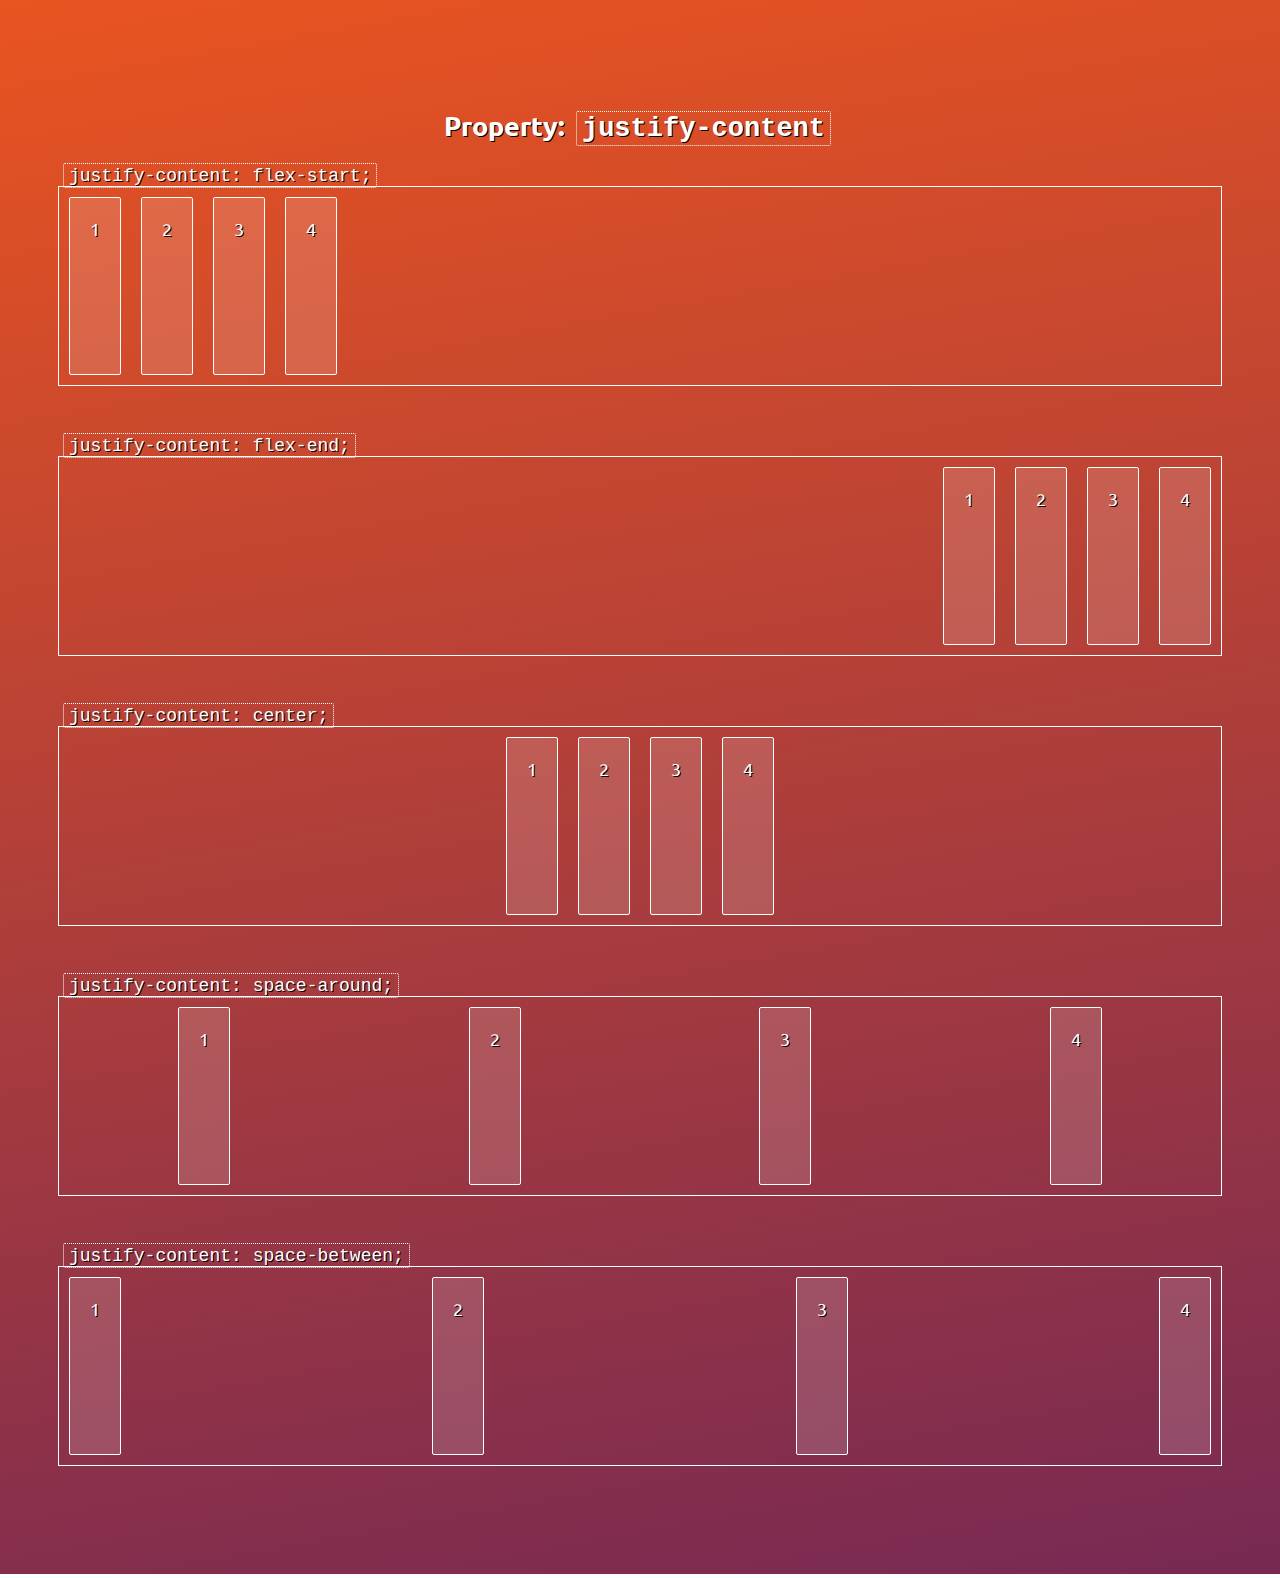
<file: justify.html>
<html>
  <head>
      <title>Flexbox Grids</title>
      <link rel="stylesheet" href="css/showcase.css">
      <link rel="stylesheet" href="css/justify.css">
      <link href="https://fonts.googleapis.com/css?family=Ubuntu:300" rel="stylesheet">
  </head>
  <body>
    <h2>Property: <code>justify-content</code></h2>
    <code>justify-content: flex-start;</code>
    <div class="justify-start container outlined">
      <div>1</div>
      <div>2</div>
      <div>3</div>
      <div>4</div>
    </div>

    <code>justify-content: flex-end;</code>
    <div class="justify-end container outlined">
      <div>1</div>
      <div>2</div>
      <div>3</div>
      <div>4</div>
    </div>

    <code>justify-content: center;</code>
    <div class="justify-center container outlined">
      <div>1</div>
      <div>2</div>
      <div>3</div>
      <div>4</div>
    </div>

    <code>justify-content: space-around;</code>
    <div class="justify-around container outlined">
      <div>1</div>
      <div>2</div>
      <div>3</div>
      <div>4</div>
    </div>

    <code>justify-content: space-between;</code>
    <div class="justify-between container outlined">
      <div>1</div>
      <div>2</div>
      <div>3</div>
      <div>4</div>
    </div>
  </body>
</html>
</file>
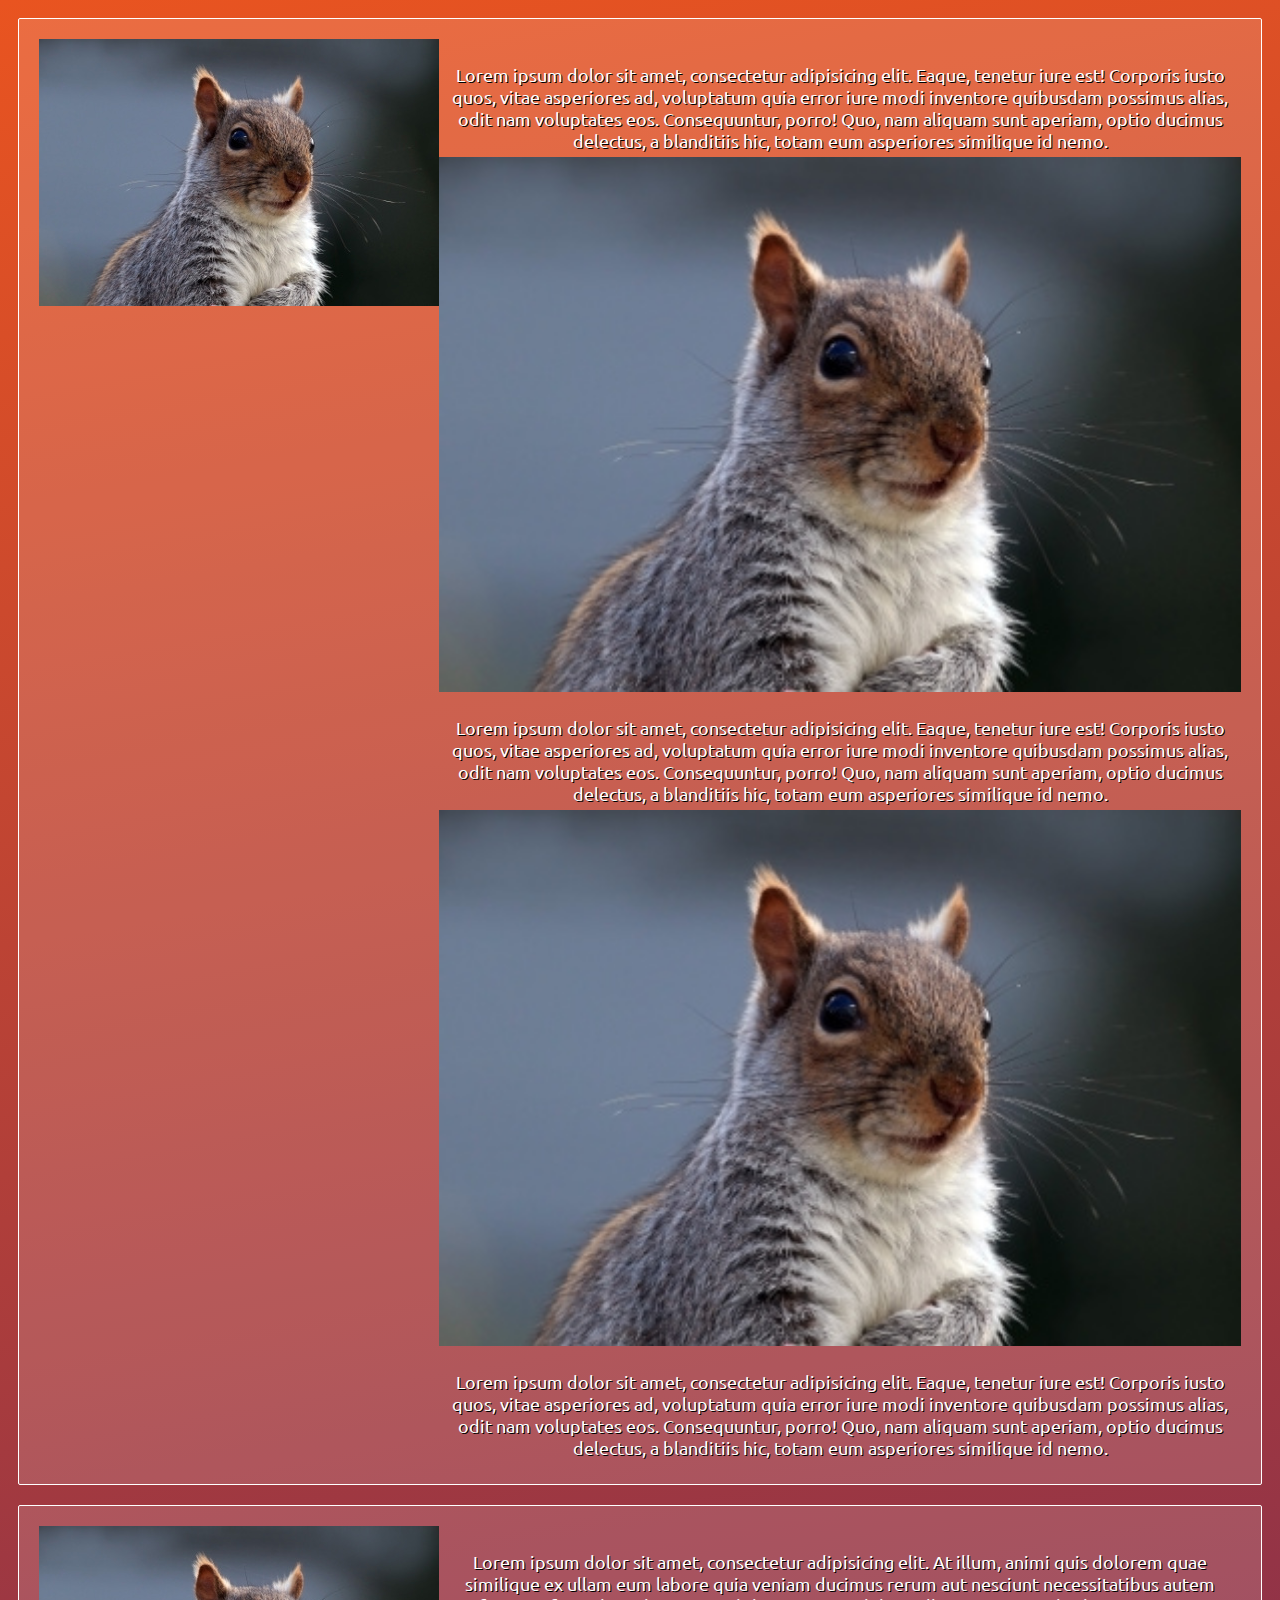
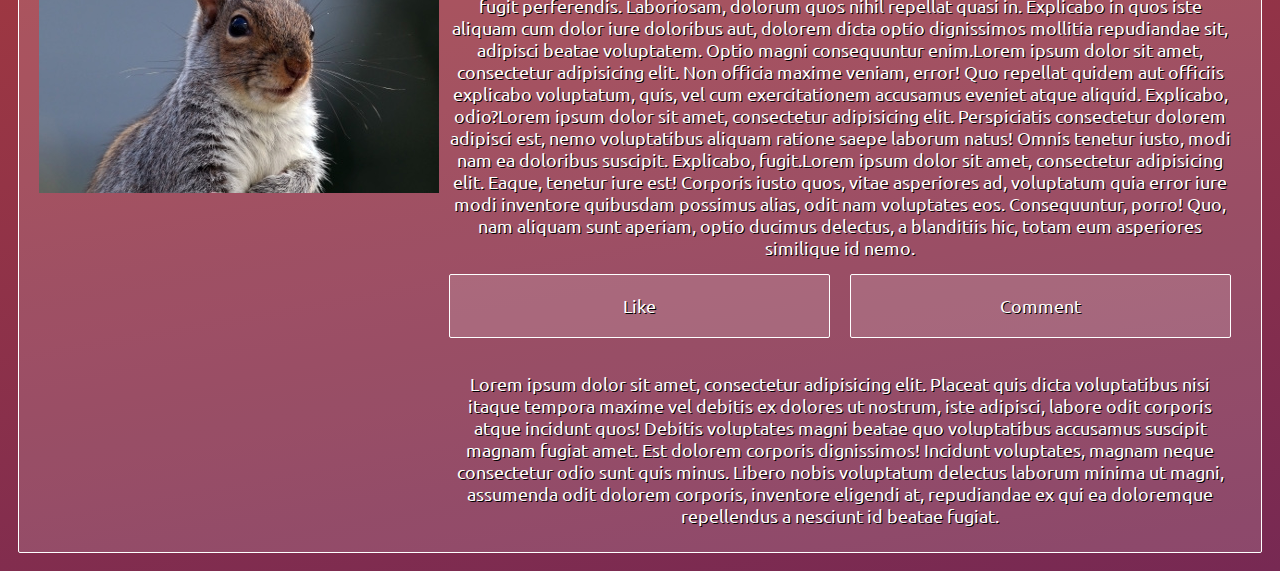
<file: mediaobjects.html>
<html>
  <head>
      <title>Media Objects With Flexbox</title>
      <link rel="stylesheet" href="css/showcase.css">
      <link rel="stylesheet" href="css/mediaobjects.css">
      <link href="https://fonts.googleapis.com/css?family=Ubuntu:300" rel="stylesheet">
  </head>
  <body>
    <div class="container">
      <div class="media-object">
        <img src="img/squirrel.jpg" class="figure" alt="Cute squirrel">
        <div class="media-body">
          <p>Lorem ipsum dolor sit amet, consectetur adipisicing elit. Eaque, tenetur iure est! Corporis iusto quos, vitae asperiores ad, voluptatum quia error iure modi inventore quibusdam possimus alias, odit nam voluptates eos. Consequuntur, porro! Quo, nam aliquam sunt aperiam, optio ducimus delectus, a blanditiis hic, totam eum asperiores similique id nemo.</p>
          <div class="media-object">
            <img src="img/squirrel.jpg" class="figure" alt="Cute squirrel">
            <div class="media-body">
              <p>Lorem ipsum dolor sit amet, consectetur adipisicing elit. Eaque, tenetur iure est! Corporis iusto quos, vitae asperiores ad, voluptatum quia error iure modi inventore quibusdam possimus alias, odit nam voluptates eos. Consequuntur, porro! Quo, nam aliquam sunt aperiam, optio ducimus delectus, a blanditiis hic, totam eum asperiores similique id nemo.</p>
              <div class="media-object">
                <img src="img/squirrel.jpg" class="figure" alt="Cute squirrel">
                <div class="media-body">
                  <p>Lorem ipsum dolor sit amet, consectetur adipisicing elit. Eaque, tenetur iure est! Corporis iusto quos, vitae asperiores ad, voluptatum quia error iure modi inventore quibusdam possimus alias, odit nam voluptates eos. Consequuntur, porro! Quo, nam aliquam sunt aperiam, optio ducimus delectus, a blanditiis hic, totam eum asperiores similique id nemo.</p>
                </div>
              </div>
            </div>
      </div>
        </div>
      </div>
      <div class="media-object">
        <img src="img/squirrel.jpg" class="figure" alt="Cute squirrel">
        <div class="media-body">
          <p>Lorem ipsum dolor sit amet, consectetur adipisicing elit. At illum, animi quis dolorem quae similique ex ullam eum labore quia veniam ducimus rerum aut nesciunt necessitatibus autem fugit perferendis. Laboriosam, dolorum quos nihil repellat quasi in. Explicabo in quos iste aliquam cum dolor iure doloribus aut, dolorem dicta optio dignissimos mollitia repudiandae sit, adipisci beatae voluptatem. Optio magni consequuntur enim.Lorem ipsum dolor sit amet, consectetur adipisicing elit. Non officia maxime veniam, error! Quo repellat quidem aut officiis explicabo voluptatum, quis, vel cum exercitationem accusamus eveniet atque aliquid. Explicabo, odio?Lorem ipsum dolor sit amet, consectetur adipisicing elit. Perspiciatis consectetur dolorem adipisci est, nemo voluptatibus aliquam ratione saepe laborum natus! Omnis tenetur iusto, modi nam ea doloribus suscipit. Explicabo, fugit.Lorem ipsum dolor sit amet, consectetur adipisicing elit. Eaque, tenetur iure est! Corporis iusto quos, vitae asperiores ad, voluptatum quia error iure modi inventore quibusdam possimus alias, odit nam voluptates eos. Consequuntur, porro! Quo, nam aliquam sunt aperiam, optio ducimus delectus, a blanditiis hic, totam eum asperiores similique id nemo.</p>
          <div class="container">
            <div class="half">Like</div>
            <div class="half">Comment</div>
          </div>
          <p>Lorem ipsum dolor sit amet, consectetur adipisicing elit. Placeat quis dicta voluptatibus nisi itaque tempora maxime vel debitis ex dolores ut nostrum, iste adipisci, labore odit corporis atque incidunt quos! Debitis voluptates magni beatae quo voluptatibus accusamus suscipit magnam fugiat amet. Est dolorem corporis dignissimos! Incidunt voluptates, magnam neque consectetur odio sunt quis minus. Libero nobis voluptatum delectus laborum minima ut magni, assumenda odit dolorem corporis, inventore eligendi at, repudiandae ex qui ea doloremque repellendus a nesciunt id beatae fugiat.</p>
        </div>
      </div>
    </div>
  </body>
</html>
</file>
<file: css/showcase.css>
* {
  color: #fff;
  text-shadow: 1px 1px 0 #000;
  box-sizing: border-box;
  font-family: Ubuntu, sans-serif;
}

html {
  background: linear-gradient(-10deg, #772953, #e95420);
  min-height: 100vh;
  font-size: 18px;
}

body {
  padding: 50px;
}

code {
  margin: 1px 5px;
  padding: 2px 5px 1px 5px;
  font-family: monospace;
  border-radius: 2px;
  border: 1px dotted #fff;
}

p {
  margin: 25px 10px 5px 10px;
}

h2 {
  text-align: center;
  margin-top: 50px;
}

a {
  text-decoration: none;
}

a:hover {
  text-decoration: underline;
}

.outlined {
  /*width: 500px;*/
  height: 200px;
  border: 1px solid #fff;
  margin-bottom: 50px;
}

.container > * {
  color: #fff;
  background-color: rgba(255, 255, 255, 0.15);
  border: 1px solid #fff;
  border-radius: 2px;
  padding: 20px;
  margin: 10px;
  justify-content: space-between;
  text-align: center;
}

.container > div:hover {
  background-color: rgba(255, 255, 255, 0.25);
}

.container {
  display: -webkit-flex;
  display: -ms-flex;
  display: flex;
  flex-flow: row wrap;
}

.full {
  width: 100%; /* IE */
  flex: 0 1 100%;
}

.half {
  width: 49%; /* IE */
  flex: 0 2 calc(50% - 20px);
}

.third {
  width: 32.2%; /* IE */
  flex: 0 1 calc(33.333333% - 20px);
}

.fourth {
  width: 24%; /* IE */
  flex: 0 1 calc(25% - 20px);
}

.fifth {
  width: 19.5%; /* IE */
  flex: 0 1 calc(20% - 20px);
}

.sixth {
  width: 15.7%; /* IE */
  flex: 0 1 calc(16.666666% - 20px);
}
</file>
<file: css/aligncontent.css>
body {
  padding: 200px;
}

.container div {
  padding-top: 10px;
  padding-bottom: 10px;
}

.container {
  flex-wrap: wrap;
  align-items: flex-start;
}

.align-start {
  align-content: flex-start;
}

.align-end {
  align-content: flex-end;
}

.align-center {
  align-content: center;
}

.align-around {
  align-content: space-around;
}

.align-between {
  align-content: space-between;
}
</file>
<file: css/alignment.css>
.align-start {
  -ms-align-items: flex-start;
  align-items: flex-start;
}

.align-end {
  -ms-align-items: flex-end;
  align-items: flex-end;
}

.align-center {
  -ms-align-items: center;
  align-items: center;
}

.align-stretch {
  -ms-align-items: stretch;
  align-items: stretch;
}

.align-baseline {
  -ms-align-items: baseline;
  align-items: baseline;
}

.align-baseline div:nth-child(2) {
  font-size: 24px;
}

.align-baseline div:nth-child(3) {
  font-size: 14px;
}

.align-baseline div:nth-child(4) {
  font-size: 30px;
}
</file>
<file: css/alignself.css>
.self-start {
  -ms-align-self: flex-start;
  align-self: flex-start;
}

.self-end {
  -ms-align-self: flex-end;
  align-self: flex-end;
}

.self-center {
  -ms-align-self: center;
  align-self: center;
}

.self-stretch {
  -ms-align-self: stretch;
  align-self: stretch;
}

.self-baseline {
  -ms-align-self: baseline;
  align-self: baseline;
}

.container.baseline {
  width: 800px;
}

.container.baseline div:nth-child(2) {
  font-size: 24px;
}

.container.baseline div:nth-child(3) {
  font-size: 14px;
}

.container.baseline div:nth-child(4) {
  font-size: 30px;
}

.container.baseline div:nth-child(5) {
  font-size: 8px;
}

.container.baseline div:nth-child(6) {
  font-size: 50px;
}
</file>
<file: css/flexbasis.css>
.basis1 div:nth-child(1) {
  flex-basis: 200px;
}

.basis1 div:nth-child(2) {
  flex-basis: 300px;
}

.basis1 div:nth-child(4) {
  flex-basis: 100px;
}

.basis2 div:nth-child(1) {
  flex-basis: 25%;
}

.basis2 div:nth-child(4) {
  flex-basis: 50%;
}
</file>
<file: css/flexgrow.css>
.grow1 div:nth-child(3) {
  flex-grow: 1;
}

.grow2 div, .grow3 div, .grow4 div {
  flex-grow: 1;
}

.grow3 div:nth-child(3) {
  flex-grow: 2;
}

.grow4 div:nth-child(3) {
  flex-grow: 4;
}
</file>
<file: css/flexshrink.css>
.container {
  flex-wrap: nowrap;
  border: 1px solid #fff;
  border-radius: 2px;
}

.container div {
  flex-basis: 200px;
}

.shrink1 div:nth-child(3),
.shrink1 div:nth-child(4),
.shrink1 div:nth-child(5) {
  flex-shrink: 0;
}

.shrink2 div:nth-child(3) {
  flex-shrink: 5;
}
</file>
<file: css/flexwrap.css>
body {
  padding: 200px;
}

.nowrap {
  flex-wrap: nowrap;
}

.wrap {
  flex-wrap: wrap;
}

.wrap-reverse {
  flex-wrap: wrap-reverse;
}
</file>
<file: css/flowdirection.css>
.row, .row-reverse, .column, .column-reverse {
  display: -webkit-flex;
  display: -ms-flex;
  display: flex;
  margin-bottom: 50px;
}

.row {
  flex-direction: row;
}

.row-reverse {
  flex-direction: row-reverse;
}

.column {
  flex-direction: column;
}

.column-reverse {
  flex-direction: column-reverse;
}
</file>
<file: css/growshrinkbasis.css>
.gallery1 div {
  flex: 1;  /* = flex: 1 1 0% */
}

.gallery2 {
  flex-wrap: nowrap;
}

.gallery2 div {
  flex: 1 1 25%;
}

.gallery3 {
  flex-wrap: nowrap;
  flex: 1 1 auto;
}

.gallery3 div:nth-child(1) {
  flex: 0 1 25%;
}

.gallery3 div:nth-child(4) {
  flex: 0 1 50%;
}
</file>
<file: css/holygrail.css>
html {
  min-height: 100%;
  height: 100%;
}

body {
  margin: 0;
}

#holygrail {
  min-height: 100%;
  flex-flow: column nowrap;
}

#main {
  flex-flow: row nowrap;
  display: flex;
  flex: 1;
}

#content {
  flex: 3 1 auto;
  /*height: 100%;*/
}

#secondary, #tertiary {
  flex: 1 2 auto;
  /*height: 100%;*/
}

#secondary {
  order: -1;
}
</file>
<file: css/justify.css>
.justify-start {
  justify-content: flex-start;
}

.justify-end {
  justify-content: flex-end;
}

.justify-center {
  justify-content: center;
}

.justify-around {
  justify-content: space-around;
}

.justify-between {
  justify-content: space-between;
}
</file>
<file: css/mediaobjects.css>
body {
  padding: 0;
}

.media-object {
  display: flex;
  flex-flow: row wrap;
}

.figure {
  flex: 1 1 20%;
  align-self: flex-start;
  order: 0;
}

.media-body {
  flex: 1 1 60%;
}
</file>
